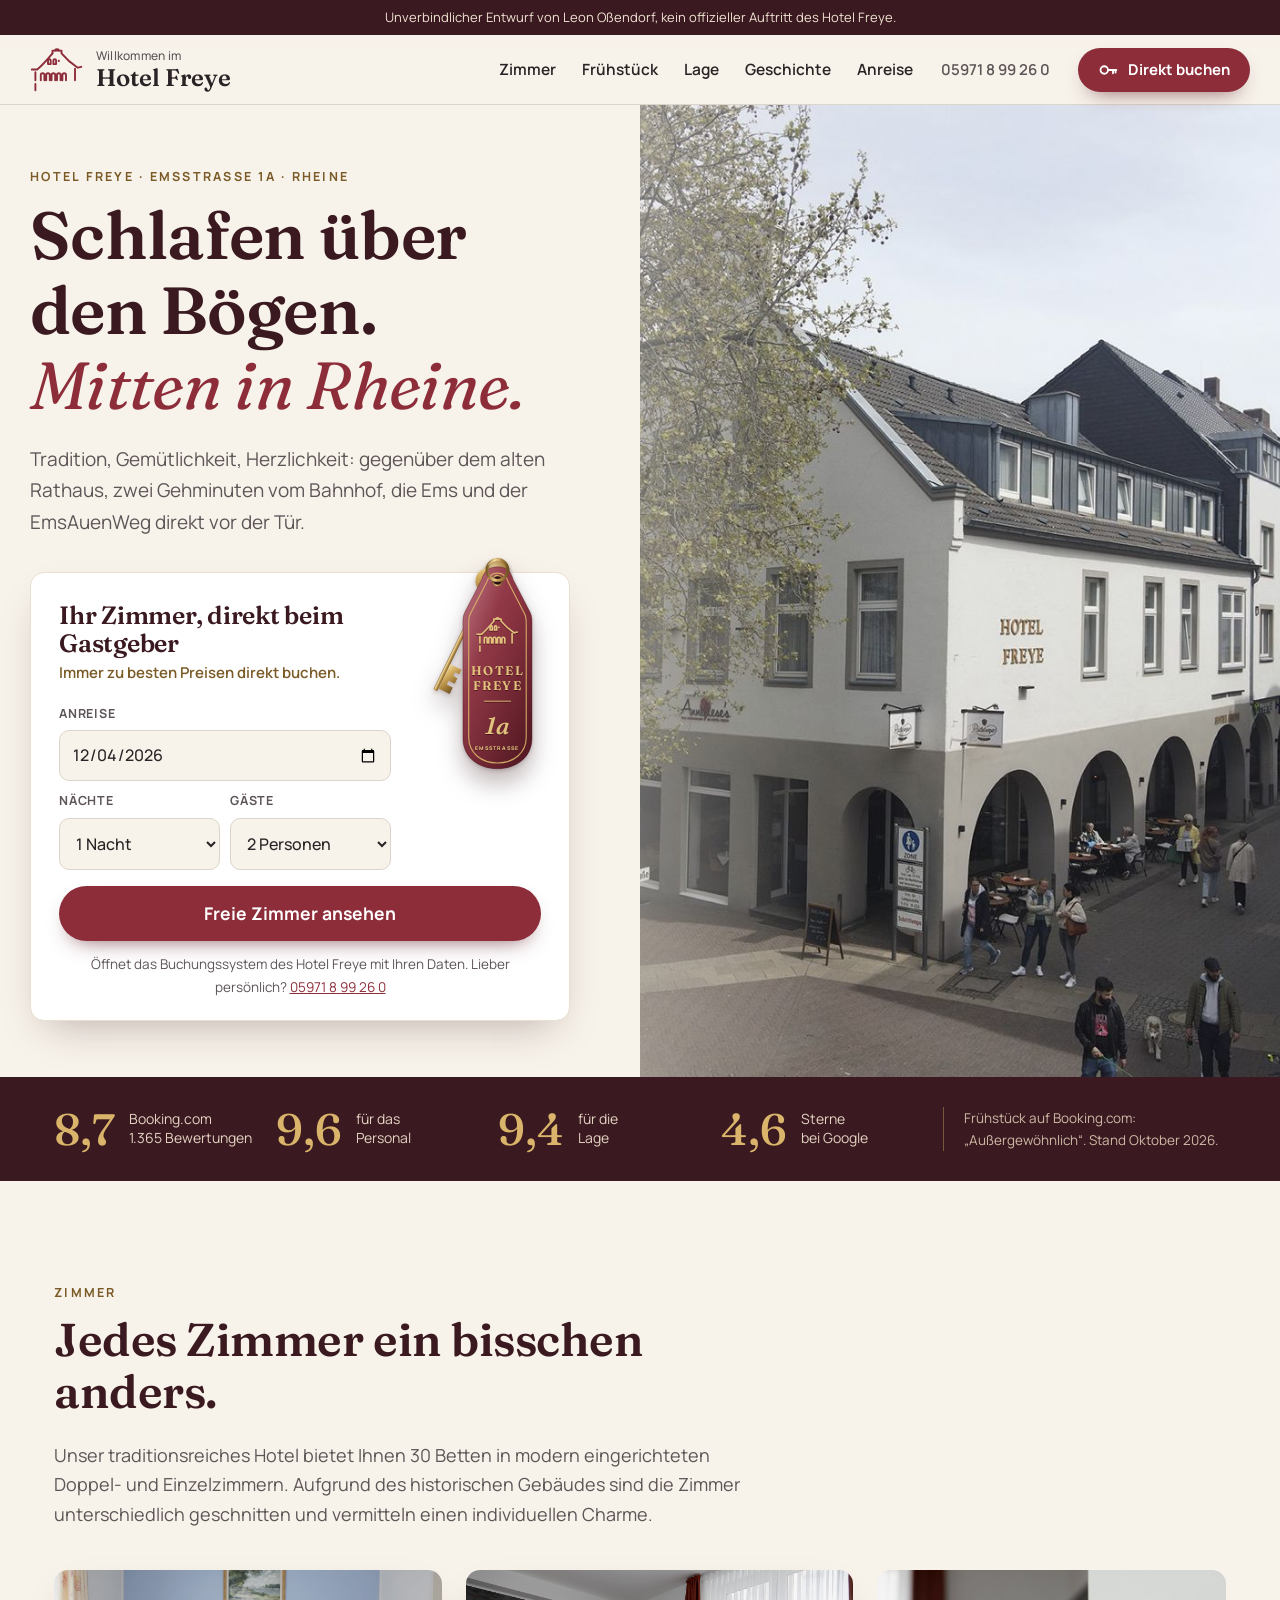
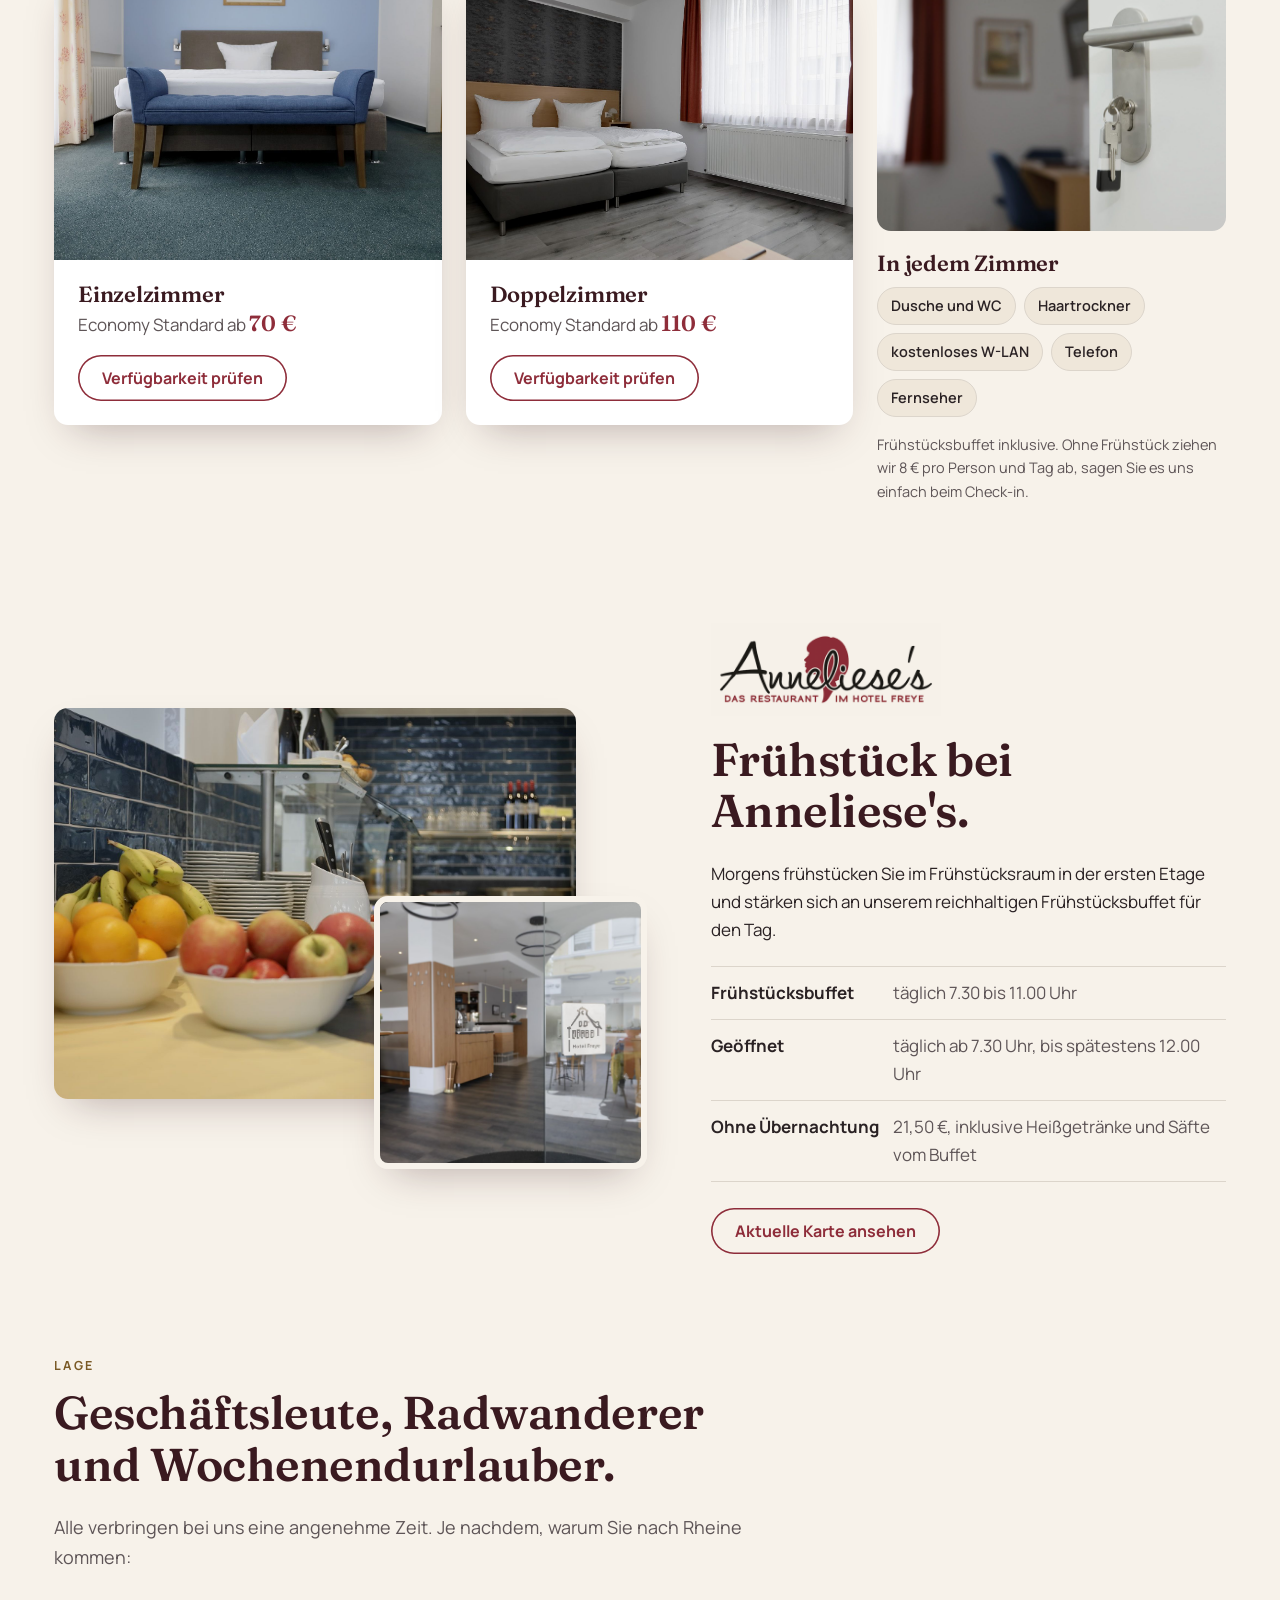
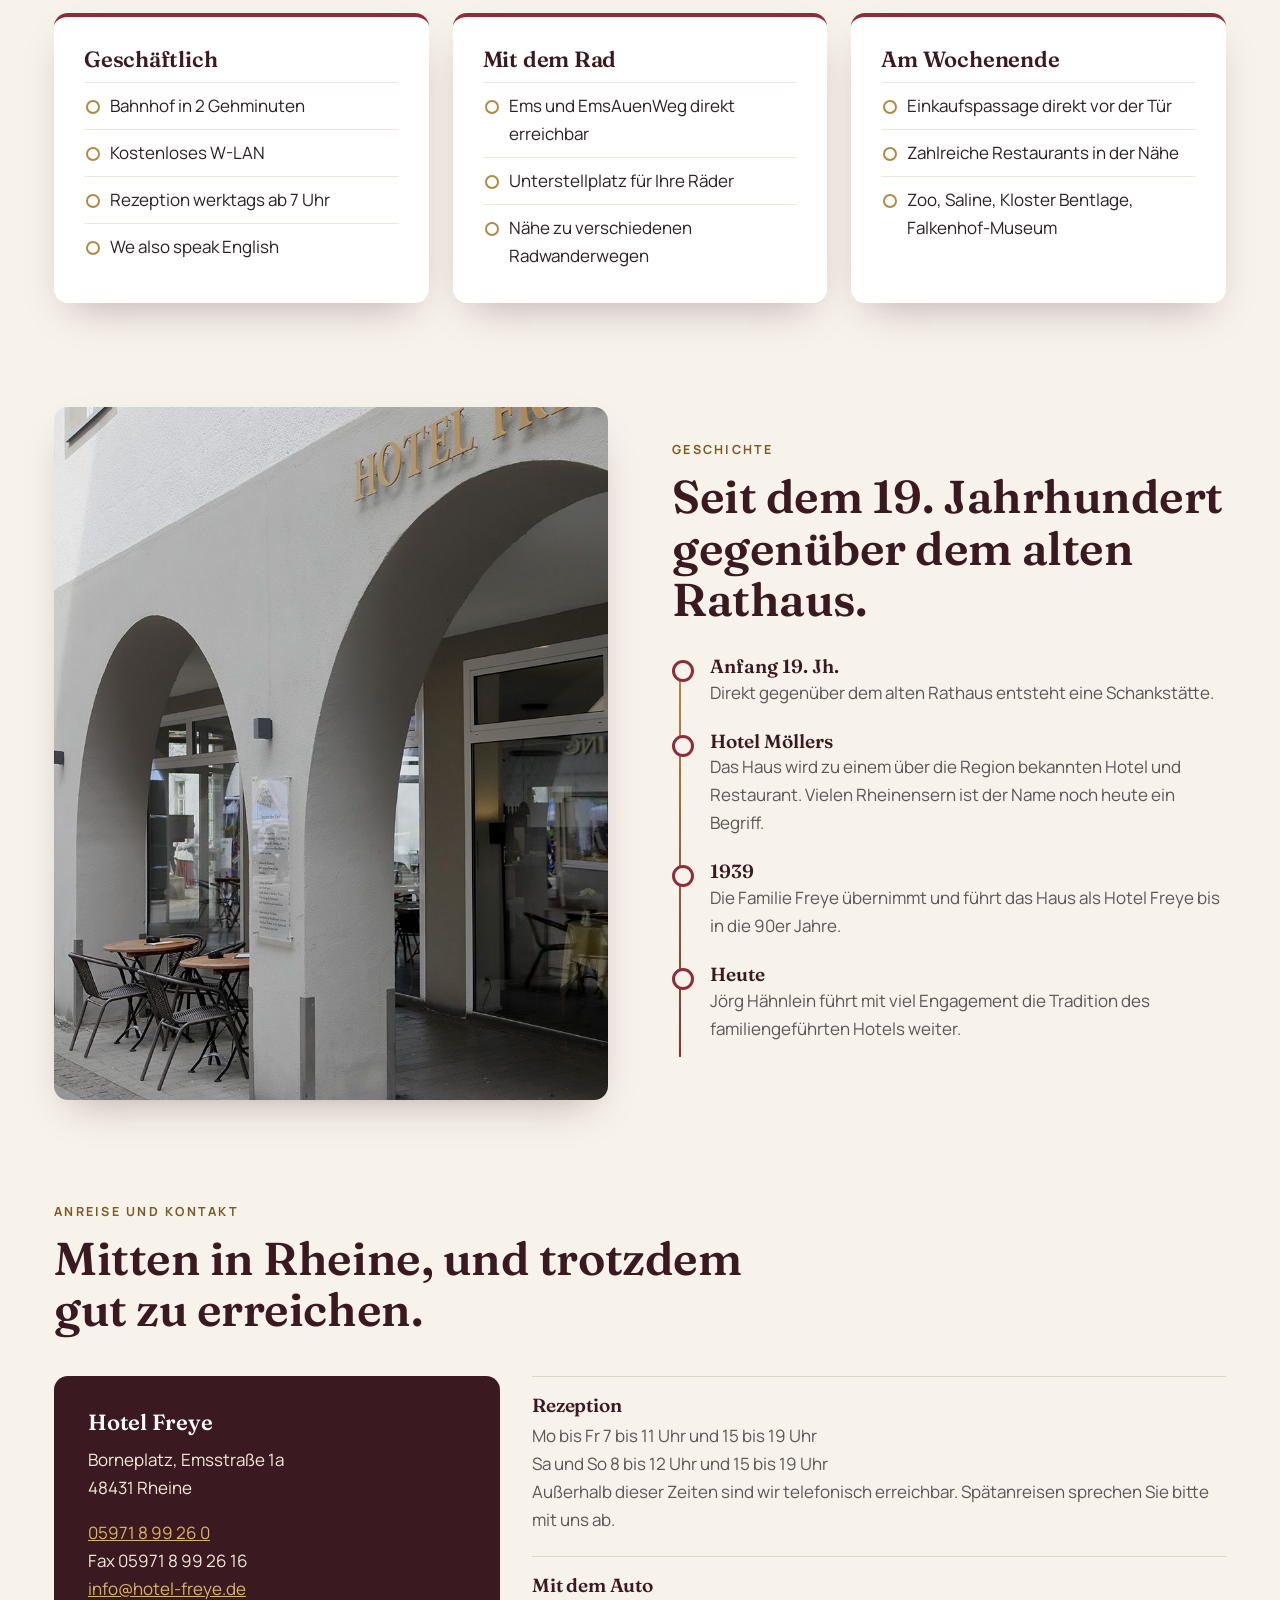
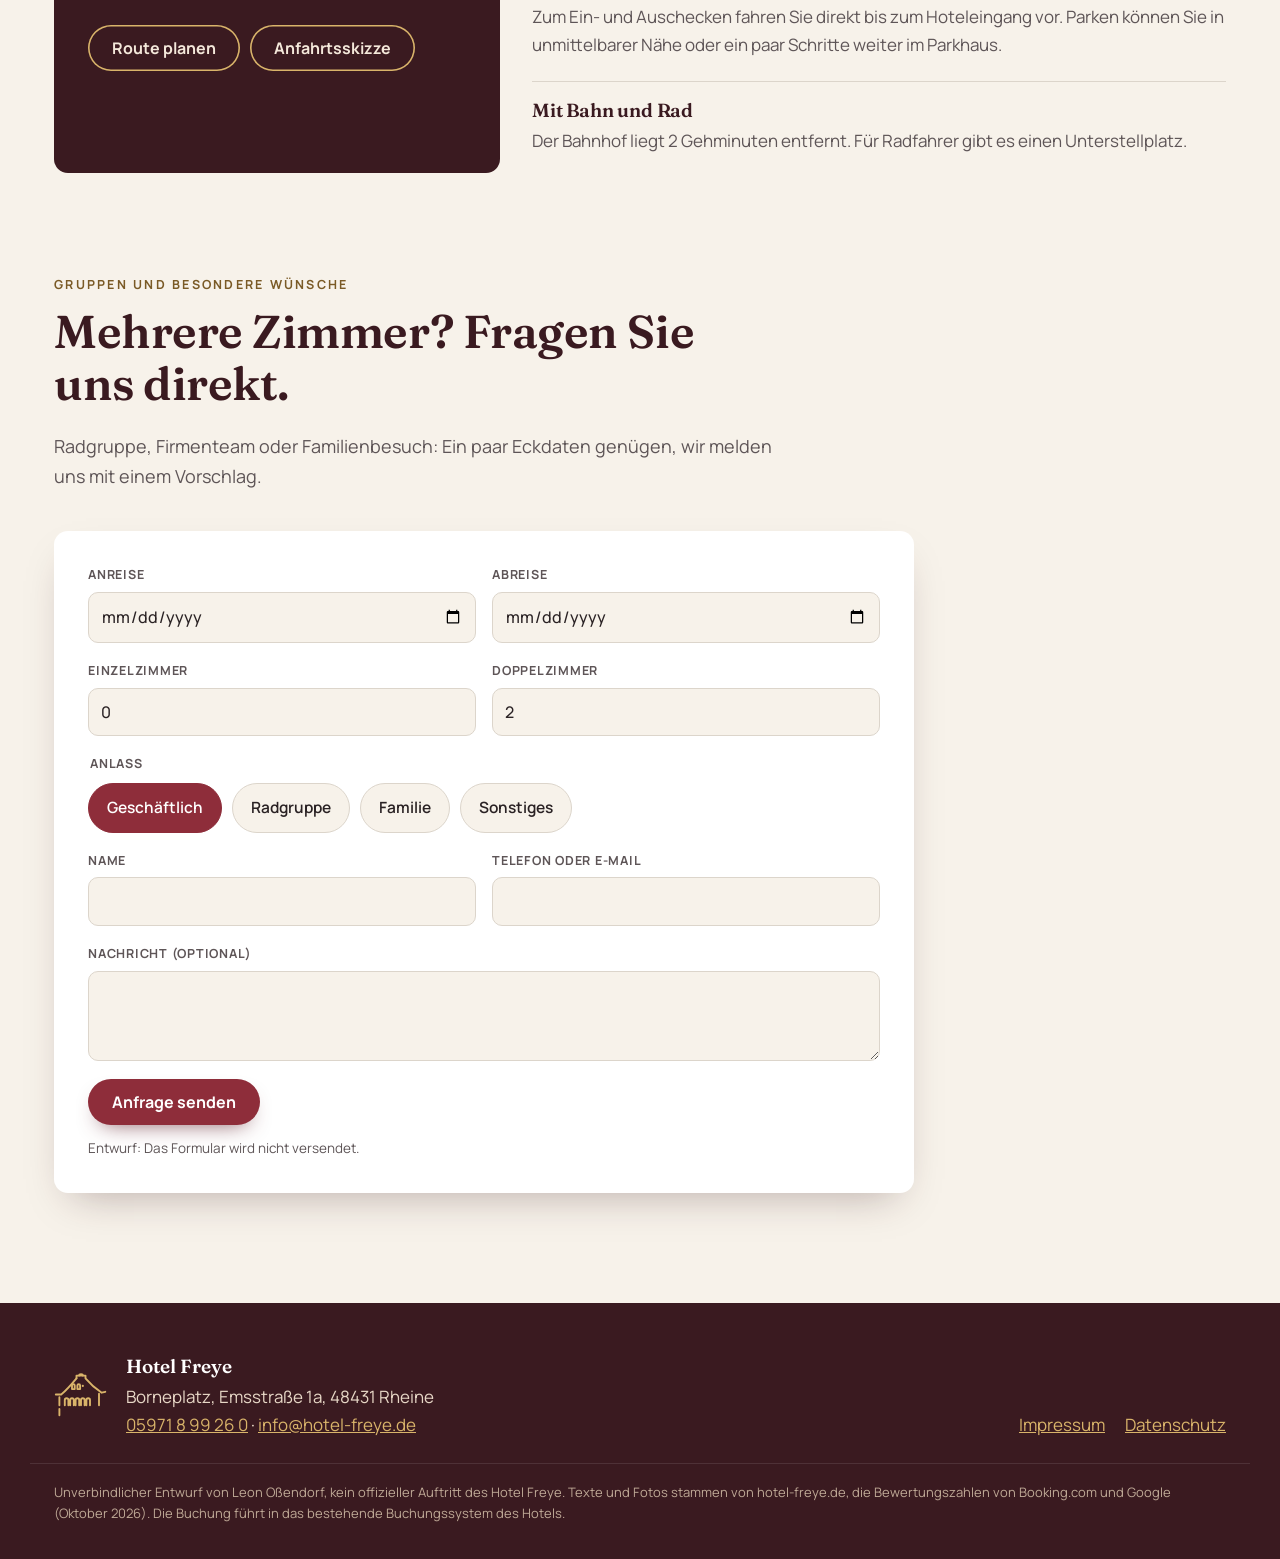
<file: index.html>
<!doctype html>
<html lang="de-DE">
<head>
<meta charset="utf-8">
<meta name="viewport" content="width=device-width, initial-scale=1">
<meta name="robots" content="noindex,nofollow">
<title>Hotel Freye, Rheine – unverbindlicher Entwurf</title>
<meta name="description" content="Unverbindlicher Website-Entwurf von Leon Oßendorf für das Hotel Freye in Rheine. Kein offizieller Auftritt.">
<link rel="preload" href="fonts/fraunces.woff2" as="font" type="font/woff2" crossorigin>
<link rel="preload" href="fonts/manrope-var.woff2" as="font" type="font/woff2" crossorigin>
<link rel="stylesheet" href="css/style.css">
</head>
<body>

<svg width="0" height="0" style="position:absolute" aria-hidden="true">
  <defs>
    <linearGradient id="messing" x1="0" y1="0" x2="1" y2="1">
      <stop offset="0" stop-color="#F3DB9C"/><stop offset=".28" stop-color="#D6B064"/><stop offset=".62" stop-color="#A9823D"/><stop offset="1" stop-color="#6F5222"/>
    </linearGradient>
    <linearGradient id="messing-k" x1="0" y1="0" x2="1" y2="0">
      <stop offset="0" stop-color="#7A5A26"/><stop offset=".35" stop-color="#E9CC86"/><stop offset=".55" stop-color="#C39B52"/><stop offset="1" stop-color="#6F5222"/>
    </linearGradient>
    <linearGradient id="email" x1="0" y1="0" x2=".7" y2="1">
      <stop offset="0" stop-color="#A63A4B"/><stop offset=".5" stop-color="#8A2B3A"/><stop offset="1" stop-color="#5B1A25"/>
    </linearGradient>
    <linearGradient id="glanz" x1="0" y1="0" x2="1" y2="1">
      <stop offset="0" stop-color="#fff" stop-opacity=".34"/><stop offset=".35" stop-color="#fff" stop-opacity=".06"/><stop offset="1" stop-color="#fff" stop-opacity="0"/>
    </linearGradient>
    <filter id="korn" x="0" y="0" width="100%" height="100%">
      <feTurbulence type="fractalNoise" baseFrequency=".9" numOctaves="2" seed="4" result="n"/>
      <feColorMatrix in="n" values="0 0 0 0 0  0 0 0 0 0  0 0 0 0 0  0 0 0 .09 0"/>
      <feComposite in2="SourceGraphic" operator="in"/>
    </filter>
    <filter id="praegung" x="-10%" y="-10%" width="120%" height="120%">
      <feOffset dx="0" dy="1" in="SourceAlpha" result="o"/><feGaussianBlur in="o" stdDeviation=".5" result="b"/>
      <feFlood flood-color="#2B0A10" flood-opacity=".55"/><feComposite in2="b" operator="in" result="s"/>
      <feMerge><feMergeNode in="s"/><feMergeNode in="SourceGraphic"/></feMerge>
    </filter>
    <symbol id="haus" viewBox="0 0 120 100">
      <g fill="none" stroke="currentColor" stroke-width="4.2" stroke-linecap="round" stroke-linejoin="round">
        <path d="M4 50 H16 C28 40 40 26 50 14"/>
        <path d="M50 14 V8 H70 V14 C80 26 94 38 106 46 L114 44"/>
        <path d="M56 8 C56 4 64 4 64 8"/>
        <path d="M12 56 V74 M12 82 V96"/>
        <path d="M40 30 v8 h6 v-8 c0 -4 -6 -4 -6 0 Z M52 30 v8 h6 v-8 c0 -4 -6 -4 -6 0 Z"/>
        <path d="M24 74 V62 c0 -5 8 -5 8 0 V74 M36 74 V62 c0 -5 8 -5 8 0 V74 M48 74 V62 c0 -5 8 -5 8 0 V74 M60 74 V62 c0 -5 8 -5 8 0 V74 M72 74 V62 c0 -5 8 -5 8 0 V74"/>
        <path d="M100 48 V74"/>
      </g>
      <circle cx="64" cy="31" r="2.4" fill="currentColor"/>
    </symbol>
    <symbol id="schluessel" viewBox="-40 0 260 430">
      <!-- Schluessel (hinter dem Anhaenger) -->
      <g class="key" transform="rotate(26 110 26)">
        <path fill-rule="evenodd" fill="url(#messing)" d="M110 40 a25 25 0 1 1 -0.1 0 Z M110 53 a12 12 0 1 0 0.1 0 Z"/>
        <path d="M110 46 a19 19 0 0 1 17 11" fill="none" stroke="#FFF3CF" stroke-opacity=".6" stroke-width="2" stroke-linecap="round"/>
        <rect x="101" y="86" width="18" height="8" rx="2.5" fill="url(#messing-k)"/>
        <rect x="104" y="96" width="12" height="7" rx="2" fill="url(#messing-k)"/>
        <rect x="106" y="102" width="8" height="196" rx="3" fill="url(#messing-k)"/>
        <path d="M114 240 h24 v10 h-9 v8 h9 v12 h-13 v8 h13 v14 h-24 Z" fill="url(#messing)"/>
        <path d="M107.5 106 v188" stroke="#FFF3CF" stroke-opacity=".55" stroke-width="1.4"/>
      </g>
      <!-- Anhaenger -->
      <g class="fob-body">
        <path d="M110 34 C128 34 136 44 140 58 L172 120 C176 128 176 134 176 142 L176 362 C176 398 146 420 110 420 C74 420 44 398 44 362 L44 142 C44 134 44 128 48 120 L80 58 C84 44 92 34 110 34 Z" fill="url(#email)"/>
        <path d="M110 34 C128 34 136 44 140 58 L172 120 C176 128 176 134 176 142 L176 362 C176 398 146 420 110 420 C74 420 44 398 44 362 L44 142 C44 134 44 128 48 120 L80 58 C84 44 92 34 110 34 Z" fill="#000" filter="url(#korn)"/>
        <path d="M110 34 C128 34 136 44 140 58 L172 120 C176 128 176 134 176 142 L176 362 C176 398 146 420 110 420 C74 420 44 398 44 362 L44 142 C44 134 44 128 48 120 L80 58 C84 44 92 34 110 34 Z" fill="url(#glanz)"/>
        <path d="M110 34 C128 34 136 44 140 58 L172 120 C176 128 176 134 176 142 L176 362 C176 398 146 420 110 420 C74 420 44 398 44 362 L44 142 C44 134 44 128 48 120 L80 58 C84 44 92 34 110 34 Z" fill="none" stroke="#3A0F17" stroke-opacity=".5" stroke-width="1.2"/>
        <path d="M110 46 C122 46 128 54 131 64 L162 124 C165 130 165 136 165 142 L165 360 C165 390 141 409 110 409 C79 409 55 390 55 360 L55 142 C55 136 55 130 58 124 L89 64 C92 54 98 46 110 46 Z" fill="none" stroke="#D9B46A" stroke-width="2.2" opacity=".9"/>
        <circle cx="110" cy="60" r="9.5" fill="#2A0C12"/><circle cx="110" cy="60" r="9.5" fill="none" stroke="url(#messing-k)" stroke-width="3"/>
        <g filter="url(#praegung)" fill="#E2C27C" color="#E2C27C">
          <use href="#haus" x="68" y="128" width="84" height="70"/>
          <text x="110" y="240" text-anchor="middle" font-family="Fraunces, Georgia, serif" font-weight="600" font-size="24" letter-spacing="3">HOTEL</text>
          <text x="110" y="270" text-anchor="middle" font-family="Fraunces, Georgia, serif" font-weight="600" font-size="24" letter-spacing="3">FREYE</text>
          <rect x="84" y="290" width="52" height="1.6"/>
          <text x="110" y="354" text-anchor="middle" font-family="Fraunces, Georgia, serif" font-style="italic" font-weight="500" font-size="46">1a</text>
          <text x="110" y="384" text-anchor="middle" font-family="Manrope, sans-serif" font-weight="700" font-size="10" letter-spacing="2.4">EMSSTRASSE</text>
        </g>
      </g>
      <!-- Ring -->
      <circle cx="110" cy="40" r="20" fill="none" stroke="url(#messing-k)" stroke-width="5.5"/>
      <path d="M93 30 a20 20 0 0 1 22 -9" fill="none" stroke="#FFF3CF" stroke-opacity=".7" stroke-width="1.6" stroke-linecap="round"/>
    </symbol>
    <symbol id="key-icon" viewBox="0 0 24 24">
      <g fill="none" stroke="currentColor" stroke-width="2.2" stroke-linecap="round" stroke-linejoin="round"><circle cx="7.5" cy="12" r="4.5"/><path d="M12 12h10M18 12v4M21 12v3"/></g>
    </symbol>
  </defs>
</svg>

<div class="entwurf-band">Unverbindlicher Entwurf von Leon Oßendorf, kein offizieller Auftritt des Hotel Freye.</div>

<header class="kopf">
  <a class="marke" href="#top" aria-label="Hotel Freye, zum Anfang">
    <svg class="marke-haus" aria-hidden="true"><use href="#haus"/></svg>
    <span><small>Willkommen im</small>Hotel Freye</span>
  </a>
  <nav class="nav" aria-label="Hauptnavigation">
    <a href="#zimmer">Zimmer</a><a href="#fruehstueck">Frühstück</a><a href="#lage">Lage</a><a href="#geschichte">Geschichte</a><a href="#anreise">Anreise</a>
  </nav>
  <a class="kopf-tel" href="tel:+495971899260">05971 8 99 26 0</a>
  <a class="btn btn-buchen kopf-btn" href="#buchen"><svg viewBox="0 0 24 24" aria-hidden="true"><use href="#key-icon"/></svg>Direkt buchen</a>
</header>

<main id="top">

<section class="hero">
  <div class="hero-bild">
    <img src="img/fassade.jpg" alt="Das Hotel Freye mit seinen Bögen an der Emsstraße, gegenüber dem alten Rathaus" width="1600" height="1067">
  </div>
  <div class="hero-inhalt">
    <p class="eyebrow">Hotel Freye · Emsstraße 1a · Rheine</p>
    <h1>Schlafen über den Bögen. <em>Mitten in Rheine.</em></h1>
    <p class="hero-lead">Tradition, Gemütlichkeit, Herzlichkeit: gegenüber dem alten Rathaus, zwei Gehminuten vom Bahnhof, die Ems und der EmsAuenWeg direkt vor der Tür.</p>

    <form class="buchen" id="buchen" aria-labelledby="buchen-titel">
      <div class="haken" aria-hidden="true"></div>
      <svg class="anhaenger" viewBox="-40 0 260 430" aria-hidden="true"><g class="swing"><use href="#schluessel" x="-40" y="0" width="260" height="430"/></g></svg>
      <div class="buchen-kopf">
      <h2 id="buchen-titel">Ihr Zimmer, direkt beim Gastgeber</h2>
      <p class="buchen-sub">Immer zu besten Preisen direkt buchen.</p>
      <div class="felder">
        <label>Anreise<input type="date" id="b-anreise" required></label>
        <label>Nächte<select id="b-naechte"></select></label>
        <label>Gäste<select id="b-gaeste"><option value="1">1 Person</option><option value="2" selected>2 Personen</option><option value="3">3 Personen</option><option value="4">4 Personen</option></select></label>
      </div>
      </div>
      <button class="btn btn-buchen btn-gross" type="submit">Freie Zimmer ansehen</button>
      <p class="buchen-info">Öffnet das Buchungssystem des Hotel Freye mit Ihren Daten. Lieber persönlich? <a href="tel:+495971899260">05971 8 99 26 0</a></p>
    </form>
  </div>
</section>

<section class="stimmen" aria-label="Bewertungen">
  <div class="stimmen-in">
    <div class="note"><b>8,7</b><span>Booking.com<br>1.365 Bewertungen</span></div>
    <div class="note"><b>9,6</b><span>für das<br>Personal</span></div>
    <div class="note"><b>9,4</b><span>für die<br>Lage</span></div>
    <div class="note"><b>4,6</b><span>Sterne<br>bei Google</span></div>
    <p class="stimmen-quelle">Frühstück auf Booking.com: „Außergewöhnlich“. Stand Oktober 2026.</p>
  </div>
</section>

<section class="block" id="zimmer">
  <div class="kapitel">
    <p class="eyebrow">Zimmer</p>
    <h2>Jedes Zimmer ein bisschen anders.</h2>
    <p>Unser traditionsreiches Hotel bietet Ihnen 30 Betten in modern eingerichteten Doppel- und Einzelzimmern. Aufgrund des historischen Gebäudes sind die Zimmer unterschiedlich geschnitten und vermitteln einen individuellen Charme.</p>
  </div>
  <div class="zimmer-grid">
    <article class="zimmer-karte">
      <img src="img/zimmer-blau.jpg" alt="Einzelzimmer mit blauer Bank am Bettende" width="1600" height="1066">
      <div class="zk-text">
        <h3>Einzelzimmer</h3>
        <p class="preis">Economy Standard ab <b>70 €</b></p>
        <button class="btn btn-linie" data-gaeste="1" type="button">Verfügbarkeit prüfen</button>
      </div>
    </article>
    <article class="zimmer-karte">
      <img src="img/zimmer-doppel.jpg" alt="Helles Doppelzimmer mit großem Fenster" width="1600" height="1067">
      <div class="zk-text">
        <h3>Doppelzimmer</h3>
        <p class="preis">Economy Standard ab <b>110 €</b></p>
        <button class="btn btn-linie" data-gaeste="2" type="button">Verfügbarkeit prüfen</button>
      </div>
    </article>
    <aside class="zimmer-info">
      <img src="img/schluessel.jpg" alt="Zimmerschlüssel steckt in der Tür" width="1584" height="1056">
      <h3>In jedem Zimmer</h3>
      <ul class="chips"><li>Dusche und WC</li><li>Haartrockner</li><li>kostenloses W-LAN</li><li>Telefon</li><li>Fernseher</li></ul>
      <p class="klein">Frühstücksbuffet inklusive. Ohne Frühstück ziehen wir 8 € pro Person und Tag ab, sagen Sie es uns einfach beim Check-in.</p>
    </aside>
  </div>
</section>

<section class="block fruehstueck" id="fruehstueck">
  <div class="f-bilder">
    <img class="f-gross" src="img/fruehstueck.jpg" alt="Frühstücksbuffet mit frischem Obst" width="1578" height="1052">
    <img class="f-klein" src="img/fruehstuecksraum.jpg" alt="Frühstücksraum von Anneliese's" width="1600" height="1067">
  </div>
  <div class="f-text">
    <img class="anneliese-logo" src="img/annelieses-logo.png" alt="Anneliese's, das Restaurant im Hotel Freye" width="500" height="202">
    <h2>Frühstück bei Anneliese's.</h2>
    <p>Morgens frühstücken Sie im Frühstücksraum in der ersten Etage und stärken sich an unserem reichhaltigen Frühstücksbuffet für den Tag.</p>
    <dl class="zeiten">
      <div><dt>Frühstücksbuffet</dt><dd>täglich 7.30 bis 11.00 Uhr</dd></div>
      <div><dt>Geöffnet</dt><dd>täglich ab 7.30 Uhr, bis spätestens 12.00 Uhr</dd></div>
      <div><dt>Ohne Übernachtung</dt><dd>21,50 €, inklusive Heißgetränke und Säfte vom Buffet</dd></div>
    </dl>
    <a class="btn btn-linie" href="https://www.hotel-freye.de/pdf/Aushangkarte_ab_04-03-2026.pdf" target="_blank" rel="noopener">Aktuelle Karte ansehen</a>
  </div>
</section>

<section class="block" id="lage">
  <div class="kapitel">
    <p class="eyebrow">Lage</p>
    <h2>Geschäftsleute, Radwanderer und Wochenendurlauber.</h2>
    <p>Alle verbringen bei uns eine angenehme Zeit. Je nachdem, warum Sie nach Rheine kommen:</p>
  </div>
  <div class="anlass-grid">
    <article class="anlass">
      <h3>Geschäftlich</h3>
      <ul><li>Bahnhof in 2 Gehminuten</li><li>Kostenloses W-LAN</li><li>Rezeption werktags ab 7 Uhr</li><li>We also speak English</li></ul>
    </article>
    <article class="anlass">
      <h3>Mit dem Rad</h3>
      <ul><li>Ems und EmsAuenWeg direkt erreichbar</li><li>Unterstellplatz für Ihre Räder</li><li>Nähe zu verschiedenen Radwanderwegen</li></ul>
    </article>
    <article class="anlass">
      <h3>Am Wochenende</h3>
      <ul><li>Einkaufspassage direkt vor der Tür</li><li>Zahlreiche Restaurants in der Nähe</li><li>Zoo, Saline, Kloster Bentlage, Falkenhof-Museum</li></ul>
    </article>
  </div>
</section>

<section class="block geschichte" id="geschichte">
  <div class="g-bild"><img src="img/boegen.jpg" alt="Die Bögen der historischen Fassade mit dem Schriftzug Hotel Freye" width="1587" height="1058"></div>
  <div class="g-text">
    <p class="eyebrow">Geschichte</p>
    <h2>Seit dem 19. Jahrhundert gegenüber dem alten Rathaus.</h2>
    <ol class="chronik">
      <li><b>Anfang 19. Jh.</b><span>Direkt gegenüber dem alten Rathaus entsteht eine Schankstätte.</span></li>
      <li><b>Hotel Möllers</b><span>Das Haus wird zu einem über die Region bekannten Hotel und Restaurant. Vielen Rheinensern ist der Name noch heute ein Begriff.</span></li>
      <li><b>1939</b><span>Die Familie Freye übernimmt und führt das Haus als Hotel Freye bis in die 90er Jahre.</span></li>
      <li><b>Heute</b><span>Jörg Hähnlein führt mit viel Engagement die Tradition des familiengeführten Hotels weiter.</span></li>
    </ol>
  </div>
</section>

<section class="block anreise" id="anreise">
  <div class="kapitel">
    <p class="eyebrow">Anreise und Kontakt</p>
    <h2>Mitten in Rheine, und trotzdem gut zu erreichen.</h2>
  </div>
  <div class="anreise-grid">
    <div class="kontakt-karte">
      <h3>Hotel Freye</h3>
      <p>Borneplatz, Emsstraße 1a<br>48431 Rheine</p>
      <p><a href="tel:+495971899260">05971 8 99 26 0</a><br>Fax 05971 8 99 26 16<br><a href="mailto:info@hotel-freye.de">info@hotel-freye.de</a></p>
      <div class="knoepfe">
        <a class="btn btn-linie" href="https://www.google.com/maps/search/?api=1&amp;query=Hotel+Freye+Emsstra%C3%9Fe+1a+48431+Rheine" target="_blank" rel="noopener">Route planen</a>
        <a class="btn btn-linie" href="https://www.hotel-freye.de/pdf/freye.pdf" target="_blank" rel="noopener">Anfahrtsskizze</a>
      </div>
    </div>
    <div class="info-liste">
      <div><h3>Rezeption</h3><p>Mo bis Fr 7 bis 11 Uhr und 15 bis 19 Uhr<br>Sa und So 8 bis 12 Uhr und 15 bis 19 Uhr<br>Außerhalb dieser Zeiten sind wir telefonisch erreichbar. Spätanreisen sprechen Sie bitte mit uns ab.</p></div>
      <div><h3>Mit dem Auto</h3><p>Zum Ein- und Auschecken fahren Sie direkt bis zum Hoteleingang vor. Parken können Sie in unmittelbarer Nähe oder ein paar Schritte weiter im Parkhaus.</p></div>
      <div><h3>Mit Bahn und Rad</h3><p>Der Bahnhof liegt 2 Gehminuten entfernt. Für Radfahrer gibt es einen Unterstellplatz.</p></div>
    </div>
  </div>
</section>

<section class="block gruppe" id="gruppe">
  <div class="kapitel">
    <p class="eyebrow">Gruppen und besondere Wünsche</p>
    <h2>Mehrere Zimmer? Fragen Sie uns direkt.</h2>
    <p>Radgruppe, Firmenteam oder Familienbesuch: Ein paar Eckdaten genügen, wir melden uns mit einem Vorschlag.</p>
  </div>
  <form class="anfrage" id="anfrage">
    <div class="a-reihe">
      <label>Anreise<input type="date" name="anreise" required></label>
      <label>Abreise<input type="date" name="abreise" required></label>
    </div>
    <div class="a-reihe">
      <label>Einzelzimmer<input type="number" name="ez" min="0" max="20" value="0" inputmode="numeric"></label>
      <label>Doppelzimmer<input type="number" name="dz" min="0" max="20" value="2" inputmode="numeric"></label>
    </div>
    <fieldset class="anlass-wahl">
      <legend>Anlass</legend>
      <label><input type="radio" name="anlass" value="Geschäftlich" checked><span>Geschäftlich</span></label>
      <label><input type="radio" name="anlass" value="Radgruppe"><span>Radgruppe</span></label>
      <label><input type="radio" name="anlass" value="Familie"><span>Familie</span></label>
      <label><input type="radio" name="anlass" value="Sonstiges"><span>Sonstiges</span></label>
    </fieldset>
    <div class="a-reihe">
      <label>Name<input type="text" name="name" autocomplete="name" required></label>
      <label>Telefon oder E-Mail<input type="text" name="kontakt" required></label>
    </div>
    <label>Nachricht (optional)<textarea name="nachricht" rows="3"></textarea></label>
    <button class="btn btn-buchen" type="submit">Anfrage senden</button>
    <p class="entwurf-hinweis">Entwurf: Das Formular wird nicht versendet.</p>
    <div class="anfrage-ok" hidden></div>
  </form>
</section>

</main>

<footer class="fuss">
  <div class="fuss-in">
    <div>
      <svg class="marke-haus hell" aria-hidden="true"><use href="#haus"/></svg>
      <p><b>Hotel Freye</b><br>Borneplatz, Emsstraße 1a, 48431 Rheine<br><a href="tel:+495971899260">05971 8 99 26 0</a> · <a href="mailto:info@hotel-freye.de">info@hotel-freye.de</a></p>
    </div>
    <div class="fuss-links"><a href="impressum.html">Impressum</a><a href="datenschutz.html">Datenschutz</a></div>
  </div>
  <p class="fuss-entwurf">Unverbindlicher Entwurf von Leon Oßendorf, kein offizieller Auftritt des Hotel Freye. Texte und Fotos stammen von hotel-freye.de, die Bewertungszahlen von Booking.com und Google (Oktober 2026). Die Buchung führt in das bestehende Buchungssystem des Hotels.</p>
</footer>

<div class="handy-leiste">
  <a class="hl-tel" href="tel:+495971899260">Anrufen</a>
  <a class="hl-buchen" href="#buchen"><svg viewBox="0 0 24 24" aria-hidden="true"><use href="#key-icon"/></svg>Direkt buchen</a>
</div>

<script src="js/main.js"></script>
</body>
</html>
</file>
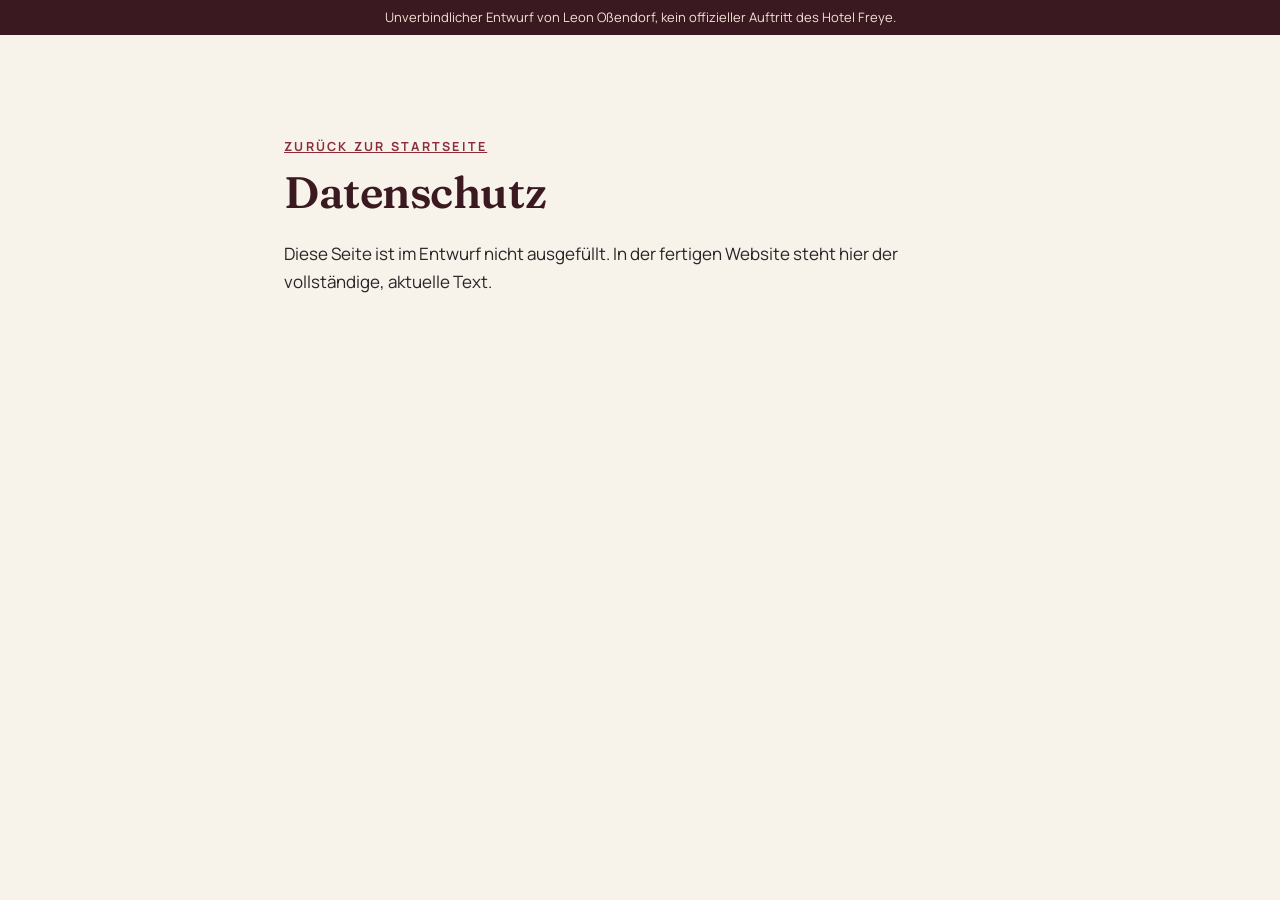
<file: datenschutz.html>
<!doctype html>
<html lang="de-DE">
<head>
<meta charset="utf-8">
<meta name="viewport" content="width=device-width, initial-scale=1">
<meta name="robots" content="noindex,nofollow">
<title>Datenschutz – Hotel Freye (Entwurf)</title>
<link rel="stylesheet" href="css/style.css">
</head>
<body>
<div class="entwurf-band">Unverbindlicher Entwurf von Leon Oßendorf, kein offizieller Auftritt des Hotel Freye.</div>
<main class="block" style="padding-bottom:100px;max-width:760px">
  <p class="eyebrow"><a href="index.html">Zurück zur Startseite</a></p>
  <h1 style="font-size:44px">Datenschutz</h1>
  <p>Diese Seite ist im Entwurf nicht ausgefüllt. In der fertigen Website steht hier der vollständige, aktuelle Text.</p>
</main>
</body>
</html>
</file>
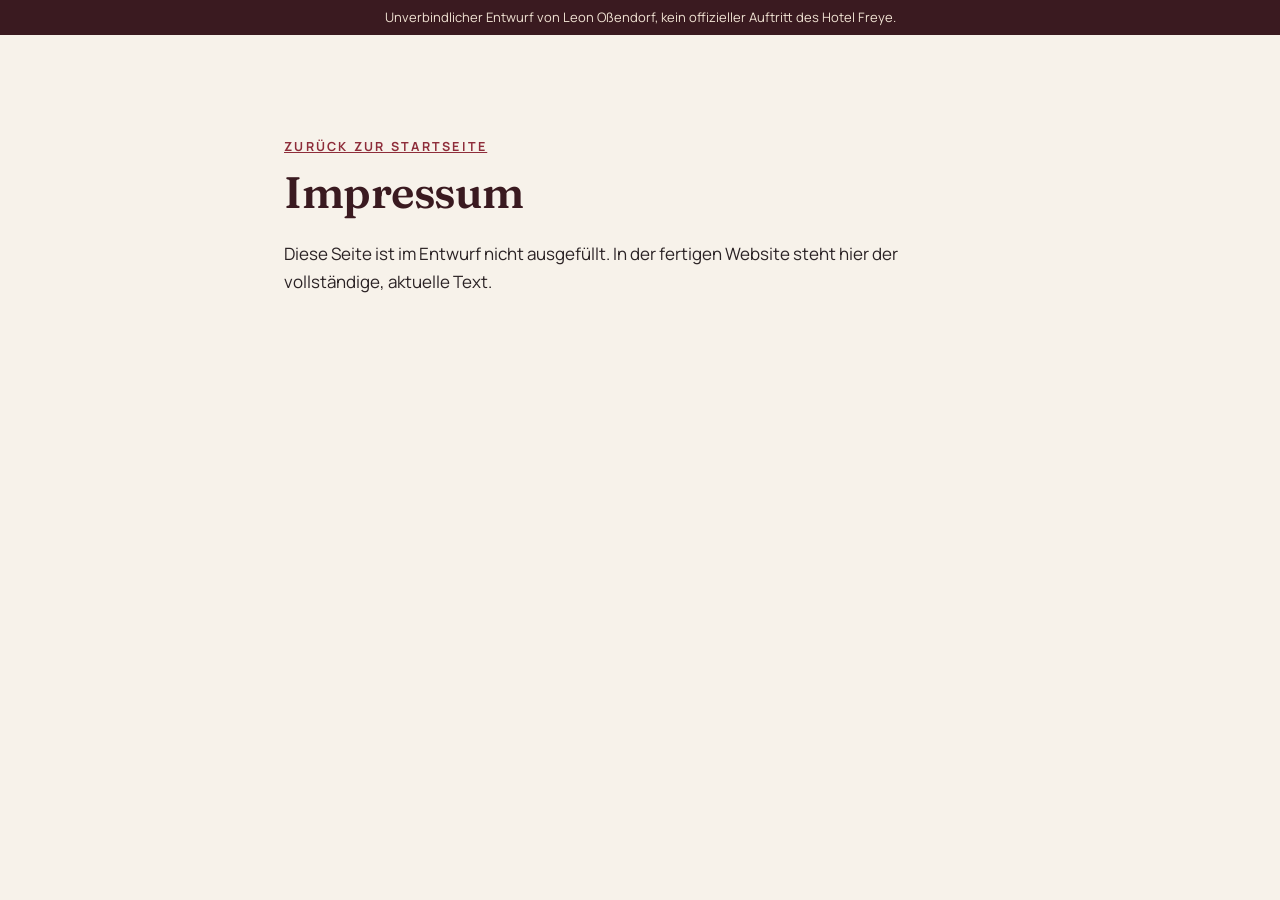
<file: impressum.html>
<!doctype html>
<html lang="de-DE">
<head>
<meta charset="utf-8">
<meta name="viewport" content="width=device-width, initial-scale=1">
<meta name="robots" content="noindex,nofollow">
<title>Impressum – Hotel Freye (Entwurf)</title>
<link rel="stylesheet" href="css/style.css">
</head>
<body>
<div class="entwurf-band">Unverbindlicher Entwurf von Leon Oßendorf, kein offizieller Auftritt des Hotel Freye.</div>
<main class="block" style="padding-bottom:100px;max-width:760px">
  <p class="eyebrow"><a href="index.html">Zurück zur Startseite</a></p>
  <h1 style="font-size:44px">Impressum</h1>
  <p>Diese Seite ist im Entwurf nicht ausgefüllt. In der fertigen Website steht hier der vollständige, aktuelle Text.</p>
</main>
</body>
</html>
</file>
<file: css/style.css>
@font-face { font-family: "Fraunces"; src: url("../fonts/fraunces.woff2") format("woff2"); font-weight: 100 900; font-display: swap; }
@font-face { font-family: "Fraunces"; src: url("../fonts/fraunces-italic.woff2") format("woff2"); font-weight: 100 900; font-style: italic; font-display: swap; }
@font-face { font-family: "Manrope"; src: url("../fonts/manrope-var.woff2") format("woff2"); font-weight: 200 800; font-display: swap; }

:root {
  --bordeaux: #8E2D3A; --bordeaux-d: #5E1C27; --wein: #3A1A20;
  --messing: #B08A43; --messing-h: #D9B46A; --messing-d: #7A5A26;
  --creme: #F7F2EA; --creme-2: #EFE7DA; --stein: #DCD5CB;
  --ink: #2A2224; --ink-2: #5E5557; --weiss: #fff;
  --r: 14px; --schatten: 0 18px 40px -18px rgba(58, 26, 32, .35);
  --max: 1220px;
}
* { box-sizing: border-box; }
html { scroll-behavior: smooth; scroll-padding-top: 84px; }
body { margin: 0; font: 400 17px/1.65 "Manrope", system-ui, sans-serif; color: var(--ink); background: var(--creme); -webkit-font-smoothing: antialiased; }
img { max-width: 100%; height: auto; display: block; }
a { color: var(--bordeaux); }
h1, h2, h3 { font-family: "Fraunces", Georgia, serif; font-weight: 600; line-height: 1.12; margin: 0 0 .5em; color: var(--wein); letter-spacing: -.01em; }
h2 { font-size: clamp(30px, 4vw, 46px); }
h3 { font-size: 22px; }
p { margin: 0 0 1em; }
.eyebrow { font: 700 12.5px/1.2 "Manrope", sans-serif; letter-spacing: .18em; text-transform: uppercase; color: var(--messing-d); margin: 0 0 14px; }

.entwurf-band { background: var(--wein); color: #F1E3D3; font-size: 13px; text-align: center; padding: 7px 16px; }

/* Kopf */
.kopf { position: sticky; top: 0; z-index: 40; display: flex; align-items: center; gap: 28px; padding: 12px max(24px, calc((100vw - var(--max)) / 2)); background: rgba(247, 242, 234, .94); backdrop-filter: blur(8px); border-bottom: 1px solid var(--stein); }
.marke { display: flex; align-items: center; gap: 12px; text-decoration: none; color: var(--ink); }
.marke-haus { width: 54px; height: 45px; color: var(--bordeaux); flex: none; }
.marke span { font: 600 24px/1 "Fraunces", serif; color: var(--ink); }
.marke small { display: block; font: 500 12px/1 "Manrope", sans-serif; color: var(--ink-2); margin-bottom: 4px; letter-spacing: .02em; }
.nav { display: flex; gap: 26px; margin-left: auto; }
.nav a { color: var(--ink); text-decoration: none; font-weight: 600; font-size: 15.5px; }
.nav a:hover { color: var(--bordeaux); }
.kopf-tel { color: var(--ink-2); text-decoration: none; font-weight: 600; font-size: 15px; white-space: nowrap; }

.btn { display: inline-flex; align-items: center; justify-content: center; gap: 10px; font: 700 16px/1 "Manrope", sans-serif; text-decoration: none; border-radius: 999px; padding: 15px 24px; border: 0; cursor: pointer; transition: background .25s, color .25s, box-shadow .25s; }
.btn-buchen { background: var(--bordeaux); color: #fff; box-shadow: 0 10px 22px -12px rgba(94, 28, 39, .8); }
.btn-buchen:hover { background: var(--bordeaux-d); }
.btn-linie { background: transparent; color: var(--bordeaux); box-shadow: inset 0 0 0 1.6px var(--bordeaux); }
.btn-linie:hover { background: var(--bordeaux); color: #fff; }
.btn-gross { width: 100%; padding: 19px 24px; font-size: 17.5px; }
.kopf-btn { padding: 12px 20px; font-size: 15px; }
.btn svg { width: 20px; height: 20px; flex: none; }

/* Hero */
.hero { position: relative; display: grid; grid-template-columns: minmax(0, 1fr) minmax(0, 1fr); min-height: calc(100vh - 110px); }
.hero-bild { position: relative; order: 2; overflow: hidden; }
.hero-bild img { width: 100%; height: 100%; object-fit: cover; object-position: 58% 60%; }
.hero-bild::after { content: ""; position: absolute; inset: 0; background: linear-gradient(90deg, rgba(247, 242, 234, .35), rgba(247, 242, 234, 0) 30%); }
.hero-inhalt { order: 1; padding: 64px 56px 56px max(24px, calc((100vw - var(--max)) / 2)); display: flex; flex-direction: column; justify-content: center; }
.hero h1 { font-size: clamp(40px, 5.2vw, 70px); font-weight: 600; margin-bottom: 22px; }
.hero h1 em { display: block; font-style: italic; font-weight: 400; color: var(--bordeaux); }
.hero-lead { font-size: 19px; color: var(--ink-2); max-width: 520px; margin-bottom: 34px; }

/* Buchungskarte mit Schlüssel */
.buchen { position: relative; background: #fff; border-radius: var(--r); padding: 28px 28px 22px; max-width: 540px; box-shadow: var(--schatten); border: 1px solid #EADFD0; }
.buchen h2 { font-size: 25px; margin: 0 0 4px; }
.buchen-kopf { padding-right: 150px; min-height: 196px; }
.buchen-sub { color: var(--messing-d); font-weight: 600; font-size: 15px; margin-bottom: 18px; }
.felder { display: grid; grid-template-columns: 1fr 1fr; gap: 10px; margin-bottom: 16px; }
.felder label:first-child { grid-column: 1 / -1; }
.felder label, .anfrage label { display: flex; flex-direction: column; gap: 6px; font-size: 12.5px; font-weight: 700; letter-spacing: .06em; text-transform: uppercase; color: var(--ink-2); }
input, select, textarea { font: 500 16px/1.3 "Manrope", sans-serif; color: var(--ink); background: var(--creme); border: 1.4px solid var(--stein); border-radius: 10px; padding: 13px 12px; width: 100%; min-width: 0; text-transform: none; letter-spacing: 0; }
input:focus, select:focus, textarea:focus { outline: 2px solid var(--messing); outline-offset: 1px; border-color: var(--messing); }
.buchen-info { font-size: 13.5px; color: var(--ink-2); margin: 12px 0 0; text-align: center; }
.haken { position: absolute; top: -13px; right: 59px; width: 26px; height: 26px; border-radius: 50%; background: radial-gradient(circle at 35% 30%, #F6E2A8, #C39B52 45%, #6F5222 100%); box-shadow: 0 2px 4px rgba(0, 0, 0, .35); z-index: 1; }
.anhaenger { position: absolute; top: -24px; right: 14px; width: 136px; height: 225px; z-index: 2; overflow: visible; transform-origin: 57.7% 9.3%; filter: drop-shadow(0 14px 12px rgba(58, 26, 32, .26)) drop-shadow(0 2px 2px rgba(58, 26, 32, .25)); animation: pendel 4.2s cubic-bezier(.36, 0, .3, 1) .4s both; }
.buchen:hover .anhaenger { animation: pendel-k 2.6s cubic-bezier(.36, 0, .3, 1) both; }
@keyframes pendel { 0% { transform: rotate(9deg); } 22% { transform: rotate(-5deg); } 44% { transform: rotate(2.6deg); } 66% { transform: rotate(-1.2deg); } 84% { transform: rotate(.4deg); } 100% { transform: rotate(0); } }
@keyframes pendel-k { 0% { transform: rotate(0); } 25% { transform: rotate(3.2deg); } 50% { transform: rotate(-1.8deg); } 75% { transform: rotate(.7deg); } 100% { transform: rotate(0); } }
@media (prefers-reduced-motion: reduce) { .anhaenger, .buchen:hover .anhaenger { animation: none; } html { scroll-behavior: auto; } }

/* Bewertungen */
.stimmen { background: var(--wein); color: #F4E8DA; }
.stimmen-in { max-width: var(--max); margin: 0 auto; padding: 30px 24px; display: grid; grid-template-columns: repeat(4, 1fr) 1.4fr; align-items: center; gap: 20px; }
.note { display: flex; align-items: center; gap: 14px; }
.note b { font: 500 44px/1 "Fraunces", serif; color: var(--messing-h); }
.note span { font-size: 14px; line-height: 1.35; color: #E3D3C2; }
.stimmen-quelle { margin: 0; font-size: 13.5px; color: #CDB9A6; border-left: 1px solid rgba(217, 180, 106, .4); padding-left: 20px; }

/* Bloecke */
.block { max-width: var(--max); margin: 0 auto; padding: 104px 24px 0; }
.kapitel { max-width: 720px; margin-bottom: 40px; }
.kapitel p:not(.eyebrow) { font-size: 18px; color: var(--ink-2); }

.zimmer-grid { display: grid; grid-template-columns: 1fr 1fr .9fr; gap: 24px; align-items: start; }
.zimmer-karte { background: #fff; border-radius: var(--r); overflow: hidden; box-shadow: var(--schatten); }
.zimmer-karte img { aspect-ratio: 4 / 3; object-fit: cover; width: 100%; }
.zk-text { padding: 22px 24px 24px; }
.zk-text h3 { margin-bottom: 4px; }
.preis { color: var(--ink-2); margin-bottom: 16px; }
.preis b { color: var(--bordeaux); font: 600 22px/1 "Fraunces", serif; }
.zimmer-info img { border-radius: var(--r); aspect-ratio: 4 / 3; object-fit: cover; width: 100%; margin-bottom: 20px; }
.chips { list-style: none; padding: 0; margin: 0 0 16px; display: flex; flex-wrap: wrap; gap: 8px; }
.chips li { background: var(--creme-2); border: 1px solid var(--stein); border-radius: 999px; padding: 6px 13px; font-size: 14.5px; font-weight: 600; }
.klein { font-size: 14.5px; color: var(--ink-2); }

.fruehstueck { display: grid; grid-template-columns: 1.15fr 1fr; gap: 64px; align-items: center; }
.f-bilder { position: relative; padding-bottom: 70px; }
.f-gross { border-radius: var(--r); width: 88%; aspect-ratio: 4 / 3; object-fit: cover; box-shadow: var(--schatten); }
.f-klein { position: absolute; right: 0; bottom: 0; width: 46%; aspect-ratio: 1; object-fit: cover; border-radius: var(--r); border: 6px solid var(--creme); box-shadow: var(--schatten); }
.anneliese-logo { width: 230px; margin-bottom: 18px; mix-blend-mode: multiply; }
.zeiten { margin: 22px 0 26px; padding: 0; }
.zeiten div { display: grid; grid-template-columns: 170px 1fr; gap: 12px; padding: 12px 0; border-top: 1px solid var(--stein); }
.zeiten div:last-child { border-bottom: 1px solid var(--stein); }
.zeiten dt { font-weight: 700; }
.zeiten dd { margin: 0; color: var(--ink-2); }

.anlass-grid { display: grid; grid-template-columns: repeat(3, 1fr); gap: 24px; }
.anlass { background: #fff; border-radius: var(--r); padding: 30px 30px 24px; border-top: 4px solid var(--bordeaux); box-shadow: var(--schatten); }
.anlass ul { margin: 0; padding: 0; list-style: none; }
.anlass li { padding: 9px 0 9px 26px; position: relative; border-top: 1px solid var(--creme-2); }
.anlass li::before { content: ""; position: absolute; left: 2px; top: 17px; width: 10px; height: 10px; border-radius: 50%; border: 2px solid var(--messing); }

.geschichte { display: grid; grid-template-columns: 1fr 1fr; gap: 64px; align-items: center; }
.g-bild img { border-radius: var(--r); aspect-ratio: 4 / 5; object-fit: cover; object-position: 30% 50%; width: 100%; box-shadow: var(--schatten); }
.chronik { list-style: none; margin: 28px 0 0; padding: 0; position: relative; }
.chronik::before { content: ""; position: absolute; left: 7px; top: 8px; bottom: 8px; width: 2px; background: linear-gradient(var(--messing), var(--bordeaux)); }
.chronik li { position: relative; padding: 0 0 22px 38px; }
.chronik li::before { content: ""; position: absolute; left: 0; top: 6px; width: 16px; height: 16px; border-radius: 50%; background: var(--creme); border: 3px solid var(--bordeaux); }
.chronik b { display: block; font: 600 19px/1.3 "Fraunces", serif; color: var(--wein); }
.chronik span { color: var(--ink-2); }

.anreise-grid { display: grid; grid-template-columns: .9fr 1.4fr; gap: 32px; }
.kontakt-karte { background: var(--wein); color: #F4E8DA; border-radius: var(--r); padding: 34px; }
.kontakt-karte h3 { color: #fff; }
.kontakt-karte a { color: var(--messing-h); }
.kontakt-karte .btn-linie { color: #F4E8DA; box-shadow: inset 0 0 0 1.6px var(--messing-h); }
.kontakt-karte .btn-linie:hover { background: var(--messing-h); color: var(--wein); }
.knoepfe { display: flex; flex-wrap: wrap; gap: 10px; margin-top: 22px; }
.info-liste { display: grid; gap: 4px; }
.info-liste > div { padding: 18px 0; border-top: 1px solid var(--stein); }
.info-liste h3 { font-size: 19px; margin-bottom: 6px; }
.info-liste p { margin: 0; color: var(--ink-2); }

.gruppe { padding-bottom: 110px; }
.anfrage { background: #fff; border-radius: var(--r); padding: 34px; box-shadow: var(--schatten); max-width: 860px; display: grid; gap: 18px; }
.a-reihe { display: grid; grid-template-columns: 1fr 1fr; gap: 16px; }
.anlass-wahl { border: 0; padding: 0; margin: 0; display: flex; flex-wrap: wrap; gap: 10px; }
.anlass-wahl legend { font-size: 12.5px; font-weight: 700; letter-spacing: .06em; text-transform: uppercase; color: var(--ink-2); margin-bottom: 8px; }
.anlass-wahl label { flex-direction: row; text-transform: none; letter-spacing: 0; font-size: 15.5px; }
.anlass-wahl input { position: absolute; opacity: 0; width: 1px; height: 1px; }
.anlass-wahl span { display: inline-block; padding: 11px 18px; border-radius: 999px; border: 1.5px solid var(--stein); background: var(--creme); color: var(--ink); font-weight: 600; cursor: pointer; }
.anlass-wahl input:checked + span { background: var(--bordeaux); border-color: var(--bordeaux); color: #fff; }
.anlass-wahl input:focus-visible + span { outline: 2px solid var(--messing); outline-offset: 2px; }
.anfrage .btn { justify-self: start; }
.entwurf-hinweis { font-size: 13.5px; color: var(--ink-2); margin: -6px 0 0; }
.anfrage-ok { background: var(--creme); border-left: 4px solid var(--messing); border-radius: 0 10px 10px 0; padding: 16px 18px; }
.anfrage-ok p { margin: 0 0 6px; }

/* Fuss */
.fuss { background: var(--wein); color: #E7D7C6; }
.fuss-in { max-width: var(--max); margin: 0 auto; padding: 48px 24px 24px; display: flex; justify-content: space-between; align-items: flex-end; gap: 24px; flex-wrap: wrap; }
.fuss-in > div:first-child { display: flex; gap: 18px; align-items: center; }
.fuss-in p { margin: 0; }
.fuss b { color: #fff; font-family: "Fraunces", serif; font-size: 19px; font-weight: 600; }
.fuss a { color: var(--messing-h); }
.marke-haus.hell { color: var(--messing-h); }
.fuss-links { display: flex; gap: 20px; }
.fuss-entwurf { max-width: var(--max); margin: 0 auto; padding: 18px 24px 34px; font-size: 13px; color: #BFA996; border-top: 1px solid rgba(255, 255, 255, .1); }

.handy-leiste { display: none; }

/* Tablet */
@media (max-width: 1080px) {
  .nav { display: none; }
  .kopf-tel { margin-left: auto; }
  .hero { grid-template-columns: 1fr; max-height: none; min-height: 0; }
  .hero-bild { order: 1; height: 46vh; min-height: 300px; }
  .hero-bild::after { background: linear-gradient(0deg, rgba(247, 242, 234, .5), rgba(247, 242, 234, 0) 30%); }
  .hero-inhalt { order: 2; padding: 40px 24px 48px; }
  .zimmer-grid { grid-template-columns: 1fr 1fr; }
  .zimmer-info { grid-column: 1 / -1; display: grid; grid-template-columns: 1fr 1fr; gap: 0 24px; }
  .zimmer-info img { grid-row: span 3; margin: 0; }
  .stimmen-in { grid-template-columns: repeat(4, 1fr); }
  .stimmen-quelle { grid-column: 1 / -1; border: 0; padding: 0; }
  .fruehstueck, .geschichte { grid-template-columns: 1fr; gap: 40px; }
  .g-bild img { aspect-ratio: 16 / 10; }
  .anreise-grid { grid-template-columns: 1fr; }
}

/* Handy */
@media (max-width: 680px) {
  body { font-size: 16.5px; padding-bottom: 76px; }
  html { scroll-padding-top: 70px; }
  .kopf { padding: 10px 16px; gap: 12px; }
  .marke-haus { width: 44px; height: 37px; }
  .marke span { font-size: 21px; }
  .kopf-tel, .kopf-btn { display: none; }
  .hero-bild { height: 31vh; min-height: 220px; }
  .hero-inhalt { padding: 30px 16px 40px; }
  .hero h1 { font-size: 39px; }
  .hero-lead { font-size: 17px; margin-bottom: 40px; }
  .buchen { padding: 24px 18px 18px; }
  .buchen h2 { font-size: 22px; }
  .buchen-kopf { padding-right: 108px; min-height: 0; }
  .anhaenger { width: 104px; height: 172px; right: 6px; top: -18px; }
  .haken { right: 39px; top: -11px; width: 22px; height: 22px; }
  .felder { grid-template-columns: 1fr; }
  .stimmen-in { grid-template-columns: 1fr 1fr; gap: 18px 14px; padding: 26px 16px; }
  .note b { font-size: 36px; }
  .block { padding: 72px 16px 0; }
  .zimmer-grid, .anlass-grid { grid-template-columns: 1fr; }
  .zimmer-info { display: block; }
  .zimmer-info img { margin-bottom: 18px; }
  .f-bilder { padding-bottom: 56px; }
  .zeiten div { grid-template-columns: 1fr; gap: 2px; }
  .anfrage { padding: 24px 18px; }
  .a-reihe { grid-template-columns: 1fr; }
  .anfrage .btn { justify-self: stretch; }
  .kontakt-karte { padding: 26px 22px; }
  .gruppe { padding-bottom: 72px; }
  .handy-leiste { display: grid; grid-template-columns: 1fr 1.6fr; gap: 10px; position: fixed; left: 0; right: 0; bottom: 0; z-index: 50; padding: 10px 12px calc(10px + env(safe-area-inset-bottom)); background: rgba(247, 242, 234, .97); border-top: 1px solid var(--stein); box-shadow: 0 -8px 20px -14px rgba(58, 26, 32, .5); }
  .handy-leiste a { display: flex; align-items: center; justify-content: center; gap: 8px; border-radius: 999px; padding: 14px 10px; font-weight: 700; font-size: 16px; text-decoration: none; }
  .hl-tel { color: var(--bordeaux); box-shadow: inset 0 0 0 1.6px var(--bordeaux); }
  .hl-buchen { background: var(--bordeaux); color: #fff; }
  .hl-buchen svg { width: 22px; height: 22px; color: var(--messing-h); }
}
</file>
